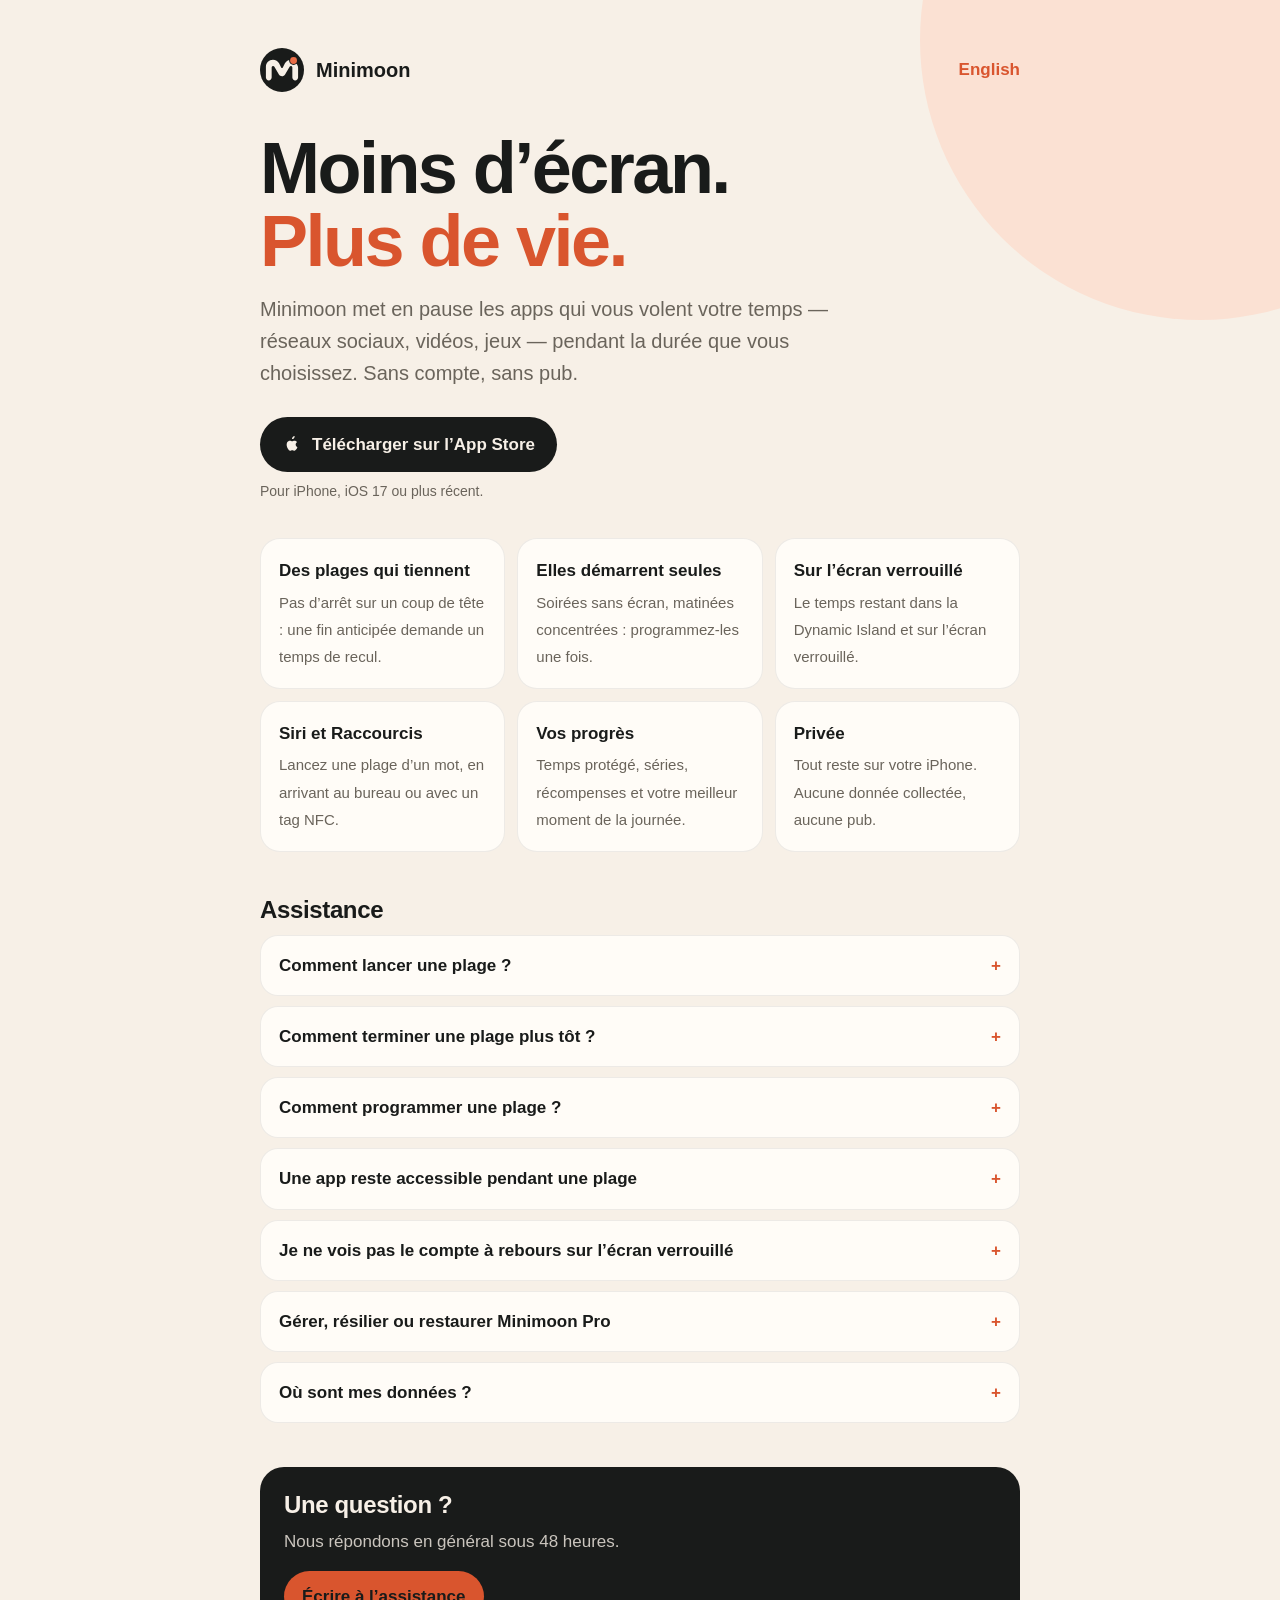
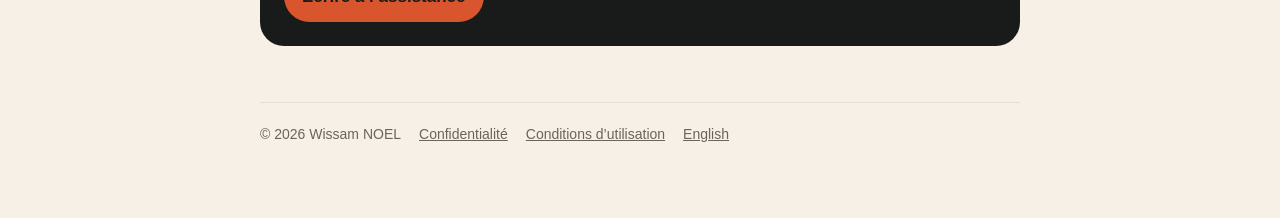
<file: index.html>
<!doctype html>
<html lang="fr">
<head>
  <meta charset="utf-8">
  <meta name="viewport" content="width=device-width,initial-scale=1">
  <meta name="description" content="Minimoon met en pause les apps qui vous volent votre temps. Plages strictes, programmées, sans compte et sans pub. Assistance et contact.">
  <meta name="apple-itunes-app" content="app-id=6810226165">
  <title>Minimoon — Moins d’écran, plus de vie</title>
  <link rel="stylesheet" href="style.css">
</head>
<body>
<div class="sun" aria-hidden="true"></div>
<main class="wrap">
  <header>
    <a class="brand" href="index.html"><svg viewBox="0 0 200 200" aria-hidden="true"><circle cx="100" cy="100" r="100" fill="#191B1A"/><path d="M26.85 121.55L26.85 85.06C26.85 67.46 41.12 53.19 58.72 53.19C70.81 53.19 81.86 60.03 87.25 70.85L96.25 88.93C97.28 91.00 99.80 91.84 101.87 90.81C102.68 90.41 103.34 89.74 103.75 88.93L112.75 70.85C118.14 60.03 129.19 53.19 141.28 53.19L145.41 61.99L145.41 61.99C160.73 61.99 173.15 74.41 173.15 89.73L173.15 134.62C173.15 141.84 167.30 147.69 160.08 147.69L160.08 147.69C152.86 147.69 147.01 141.84 147.01 134.62L147.01 88.64C147.01 84.96 144.02 81.97 140.34 81.97C137.98 81.97 135.80 83.22 134.60 85.25L113.97 120.15C109.41 127.86 99.46 130.42 91.74 125.86C89.39 124.47 87.42 122.50 86.03 120.15L65.40 85.25C63.53 82.08 59.44 81.03 56.27 82.90C54.24 84.10 52.99 86.28 52.99 88.64L52.99 134.62C52.99 141.84 47.14 147.69 39.92 147.69L39.92 147.69C32.70 147.69 26.85 141.84 26.85 134.62Z" fill="#F7F0E7"/><circle cx="152.53" cy="56.56" r="20.30" fill="#191B1A"/><circle cx="152.53" cy="56.56" r="15.60" fill="#EA6D47"/></svg><span>Minimoon</span></a>
    <a class="lang" href="en.html" lang="en">English</a>
  </header>

  <h1>Moins d’écran.<br><em>Plus de vie.</em></h1>
  <p class="lead">Minimoon met en pause les apps qui vous volent votre temps — réseaux sociaux, vidéos, jeux — pendant la durée que vous choisissez. Sans compte, sans pub.</p>
  <a class="cta" href="https://apps.apple.com/app/id6810226165"><svg viewBox="0 0 24 24" aria-hidden="true"><path fill="currentColor" d="M16.37 12.6c.02 2.4 2.1 3.2 2.13 3.21-.02.06-.33 1.14-1.1 2.26-.66.97-1.35 1.93-2.43 1.95-1.06.02-1.4-.63-2.62-.63-1.21 0-1.6.61-2.6.65-1.05.04-1.84-1.05-2.51-2.01-1.37-1.97-2.41-5.57-1.01-8 .7-1.21 1.94-1.97 3.29-1.99 1.03-.02 2 .69 2.63.69.63 0 1.81-.86 3.05-.73.52.02 1.98.21 2.92 1.58-.08.05-1.74 1.02-1.73 3.02M14.37 4.96c.56-.68.94-1.62.83-2.56-.81.03-1.78.54-2.36 1.21-.52.6-.97 1.55-.85 2.47.9.07 1.82-.46 2.38-1.12"/></svg>Télécharger sur l’App Store</a>
  <p class="note">Pour iPhone, iOS 17 ou plus récent.</p>

  <ul class="features">
    <li><strong>Des plages qui tiennent</strong><span>Pas d’arrêt sur un coup de tête : une fin anticipée demande un temps de recul.</span></li>
    <li><strong>Elles démarrent seules</strong><span>Soirées sans écran, matinées concentrées : programmez-les une fois.</span></li>
    <li><strong>Sur l’écran verrouillé</strong><span>Le temps restant dans la Dynamic Island et sur l’écran verrouillé.</span></li>
    <li><strong>Siri et Raccourcis</strong><span>Lancez une plage d’un mot, en arrivant au bureau ou avec un tag NFC.</span></li>
    <li><strong>Vos progrès</strong><span>Temps protégé, séries, récompenses et votre meilleur moment de la journée.</span></li>
    <li><strong>Privée</strong><span>Tout reste sur votre iPhone. Aucune donnée collectée, aucune pub.</span></li>
  </ul>

  <section id="assistance">
    <h2>Assistance</h2>
    <details>
      <summary>Comment lancer une plage ?</summary>
      <p>Sur l’Accueil, choisissez une plage (« Moins de réseaux », « Juste l’essentiel »…) ou réglez une durée au cadran, autorisez Temps d’écran, sélectionnez les apps à mettre en pause dans la liste d’Apple, puis touchez « Je reprends mon temps ». Minimoon s’utilise avec l’abonnement Minimoon Pro (7 jours d’essai gratuit avec l’offre annuelle).</p>
    </details>
    <details>
      <summary>Comment terminer une plage plus tôt ?</summary>
      <p>Il n’y a volontairement pas de bouton d’arrêt immédiat. Par défaut, demandez une fin anticipée, patientez trois minutes (annulable à tout moment), puis maintenez la jauge dix secondes. Dans Réglages › Arrêt anticipé, vous pouvez choisir un simple appui de dix secondes, ou aucun arrêt anticipé. Téléphone et les appels d’urgence restent disponibles selon les règles d’iOS.</p>
    </details>
    <details>
      <summary>Comment programmer une plage ?</summary>
      <p>Sur l’Accueil, touchez « Programmer » à côté de « Mes plages », choisissez une plage, les jours et les horaires. Elle démarrera seule, même app fermée, avec un rappel cinq minutes avant si vous le souhaitez. Une programmation en cours ne peut pas être modifiée avant sa fin.</p>
    </details>
    <details>
      <summary>Une app reste accessible pendant une plage</summary>
      <p>Vérifiez qu’elle fait bien partie de la sélection de la plage (ou, en mode « Autoriser », qu’elle n’a pas été gardée). Certaines fonctions système restent toujours accessibles selon les règles de Temps d’écran d’iOS.</p>
    </details>
    <details>
      <summary>Je ne vois pas le compte à rebours sur l’écran verrouillé</summary>
      <p>Ouvrez Réglages › Minimoon et vérifiez que les Activités en direct sont autorisées. Une plage lancée par une programmation alors que l’app est fermée affiche son compte à rebours à la prochaine ouverture de l’app.</p>
    </details>
    <details>
      <summary>Gérer, résilier ou restaurer Minimoon Pro</summary>
      <p>L’abonnement se gère et se résilie dans Réglages › votre nom › Abonnements. Après un changement d’iPhone, ouvrez Minimoon › Réglages › « Restaurer les achats ». Le paiement et les remboursements sont gérés par Apple.</p>
    </details>
    <details>
      <summary>Où sont mes données ?</summary>
      <p>Uniquement sur votre iPhone : vos plages, votre historique et vos réponses ne sont jamais envoyés au développeur. <a href="privacy.html">Lire la politique de confidentialité</a>.</p>
    </details>
  </section>

  <section class="contact">
    <h2>Une question ?</h2>
    <p>Nous répondons en général sous 48 heures.</p>
    <a class="button" href="mailto:Wissam.noel68@gmail.com">Écrire à l’assistance</a>
  </section>

  <footer>
    <span>© 2026 Wissam NOEL</span>
    <a href="privacy.html">Confidentialité</a>
    <a href="https://www.apple.com/legal/internet-services/itunes/dev/stdeula/">Conditions d’utilisation</a>
    <a href="en.html" lang="en">English</a>
  </footer>
</main>
</body>
</html>
</file>
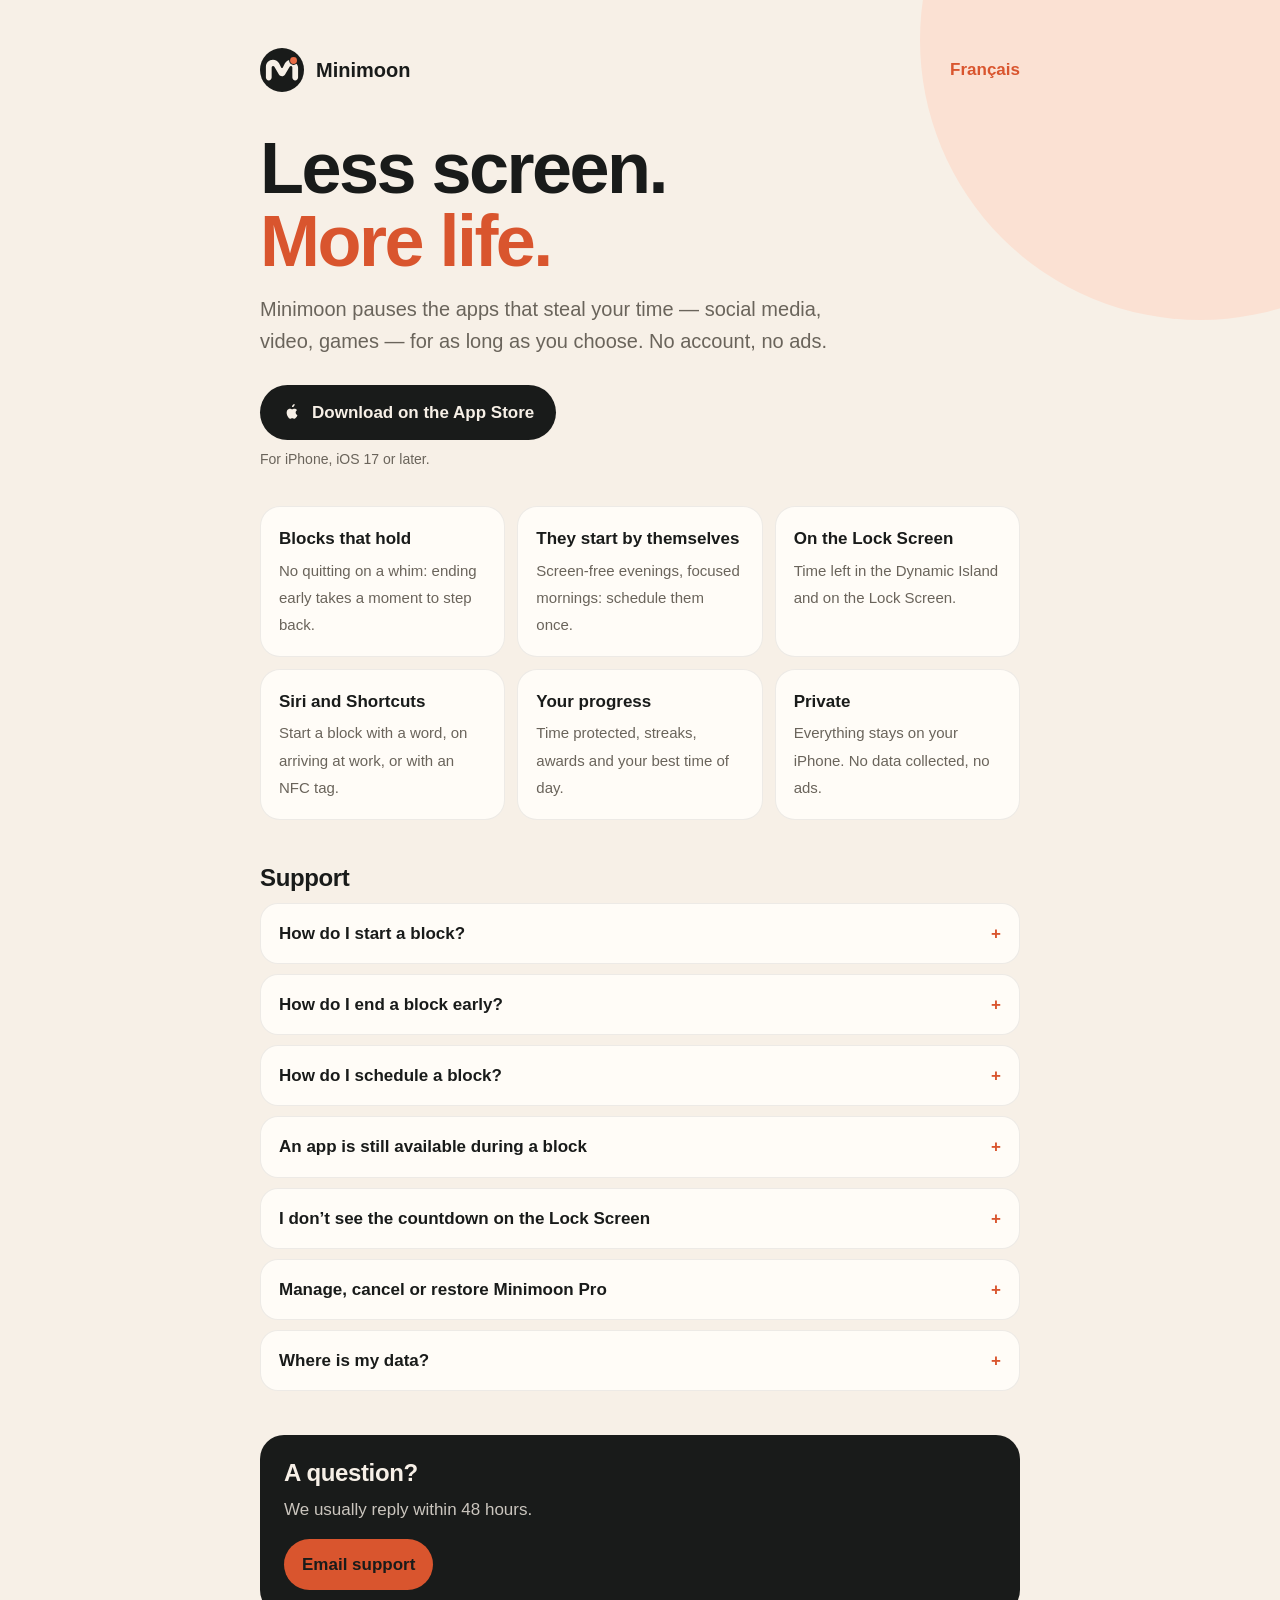
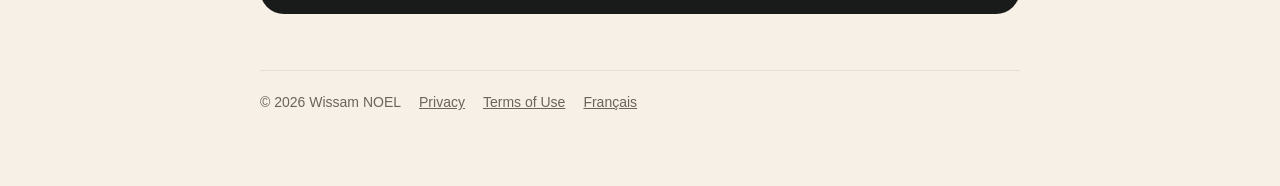
<file: en.html>
<!doctype html>
<html lang="en">
<head>
  <meta charset="utf-8">
  <meta name="viewport" content="width=device-width,initial-scale=1">
  <meta name="description" content="Minimoon pauses the apps that steal your time. Strict and scheduled focus blocks, no account, no ads. Support and contact.">
  <meta name="apple-itunes-app" content="app-id=6810226165">
  <title>Minimoon — Less screen, more life</title>
  <link rel="stylesheet" href="style.css">
</head>
<body>
<div class="sun" aria-hidden="true"></div>
<main class="wrap">
  <header>
    <a class="brand" href="en.html"><svg viewBox="0 0 200 200" aria-hidden="true"><circle cx="100" cy="100" r="100" fill="#191B1A"/><path d="M26.85 121.55L26.85 85.06C26.85 67.46 41.12 53.19 58.72 53.19C70.81 53.19 81.86 60.03 87.25 70.85L96.25 88.93C97.28 91.00 99.80 91.84 101.87 90.81C102.68 90.41 103.34 89.74 103.75 88.93L112.75 70.85C118.14 60.03 129.19 53.19 141.28 53.19L145.41 61.99L145.41 61.99C160.73 61.99 173.15 74.41 173.15 89.73L173.15 134.62C173.15 141.84 167.30 147.69 160.08 147.69L160.08 147.69C152.86 147.69 147.01 141.84 147.01 134.62L147.01 88.64C147.01 84.96 144.02 81.97 140.34 81.97C137.98 81.97 135.80 83.22 134.60 85.25L113.97 120.15C109.41 127.86 99.46 130.42 91.74 125.86C89.39 124.47 87.42 122.50 86.03 120.15L65.40 85.25C63.53 82.08 59.44 81.03 56.27 82.90C54.24 84.10 52.99 86.28 52.99 88.64L52.99 134.62C52.99 141.84 47.14 147.69 39.92 147.69L39.92 147.69C32.70 147.69 26.85 141.84 26.85 134.62Z" fill="#F7F0E7"/><circle cx="152.53" cy="56.56" r="20.30" fill="#191B1A"/><circle cx="152.53" cy="56.56" r="15.60" fill="#EA6D47"/></svg><span>Minimoon</span></a>
    <a class="lang" href="index.html" lang="fr">Français</a>
  </header>

  <h1>Less screen.<br><em>More life.</em></h1>
  <p class="lead">Minimoon pauses the apps that steal your time — social media, video, games — for as long as you choose. No account, no ads.</p>
  <a class="cta" href="https://apps.apple.com/app/id6810226165"><svg viewBox="0 0 24 24" aria-hidden="true"><path fill="currentColor" d="M16.37 12.6c.02 2.4 2.1 3.2 2.13 3.21-.02.06-.33 1.14-1.1 2.26-.66.97-1.35 1.93-2.43 1.95-1.06.02-1.4-.63-2.62-.63-1.21 0-1.6.61-2.6.65-1.05.04-1.84-1.05-2.51-2.01-1.37-1.97-2.41-5.57-1.01-8 .7-1.21 1.94-1.97 3.29-1.99 1.03-.02 2 .69 2.63.69.63 0 1.81-.86 3.05-.73.52.02 1.98.21 2.92 1.58-.08.05-1.74 1.02-1.73 3.02M14.37 4.96c.56-.68.94-1.62.83-2.56-.81.03-1.78.54-2.36 1.21-.52.6-.97 1.55-.85 2.47.9.07 1.82-.46 2.38-1.12"/></svg>Download on the App Store</a>
  <p class="note">For iPhone, iOS 17 or later.</p>

  <ul class="features">
    <li><strong>Blocks that hold</strong><span>No quitting on a whim: ending early takes a moment to step back.</span></li>
    <li><strong>They start by themselves</strong><span>Screen-free evenings, focused mornings: schedule them once.</span></li>
    <li><strong>On the Lock Screen</strong><span>Time left in the Dynamic Island and on the Lock Screen.</span></li>
    <li><strong>Siri and Shortcuts</strong><span>Start a block with a word, on arriving at work, or with an NFC tag.</span></li>
    <li><strong>Your progress</strong><span>Time protected, streaks, awards and your best time of day.</span></li>
    <li><strong>Private</strong><span>Everything stays on your iPhone. No data collected, no ads.</span></li>
  </ul>

  <section id="support">
    <h2>Support</h2>
    <details>
      <summary>How do I start a block?</summary>
      <p>On Home, pick a block (“Less social”, “Just essentials”…) or set a length on the dial, allow Screen Time, select the apps to pause in Apple’s list, then tap “Take back my time”. Minimoon is used with a Minimoon Pro subscription (7-day free trial with the yearly plan).</p>
    </details>
    <details>
      <summary>How do I end a block early?</summary>
      <p>There is deliberately no instant stop. By default, request an early end, wait three minutes (you can cancel at any point), then hold the gauge for ten seconds. In Settings › Early end you can choose a simple ten-second hold, or no early end at all. Phone and emergency calls stay available under iOS rules.</p>
    </details>
    <details>
      <summary>How do I schedule a block?</summary>
      <p>On Home, tap Schedule next to My blocks, then choose a block, the days and the hours. It starts by itself, even with the app closed, with an optional reminder five minutes before. A schedule cannot be changed while its block is running.</p>
    </details>
    <details>
      <summary>An app is still available during a block</summary>
      <p>Check that it is part of the block’s selection (or, in Allow only mode, that it was not kept). Some system functions always stay available under iOS Screen Time rules.</p>
    </details>
    <details>
      <summary>I don’t see the countdown on the Lock Screen</summary>
      <p>Open Settings › Minimoon and make sure Live Activities are allowed. A block started by a schedule while the app is closed shows its countdown the next time you open the app.</p>
    </details>
    <details>
      <summary>Manage, cancel or restore Minimoon Pro</summary>
      <p>Manage or cancel the subscription in Settings › your name › Subscriptions. On a new iPhone, open Minimoon › Settings › Restore Purchases. Payment and refunds are handled by Apple.</p>
    </details>
    <details>
      <summary>Where is my data?</summary>
      <p>Only on your iPhone: your blocks, history and answers are never sent to the developer. <a href="privacy-en.html">Read the privacy policy</a>.</p>
    </details>
  </section>

  <section class="contact">
    <h2>A question?</h2>
    <p>We usually reply within 48 hours.</p>
    <a class="button" href="mailto:Wissam.noel68@gmail.com">Email support</a>
  </section>

  <footer>
    <span>© 2026 Wissam NOEL</span>
    <a href="privacy-en.html">Privacy</a>
    <a href="https://www.apple.com/legal/internet-services/itunes/dev/stdeula/">Terms of Use</a>
    <a href="index.html" lang="fr">Français</a>
  </footer>
</main>
</body>
</html>
</file>
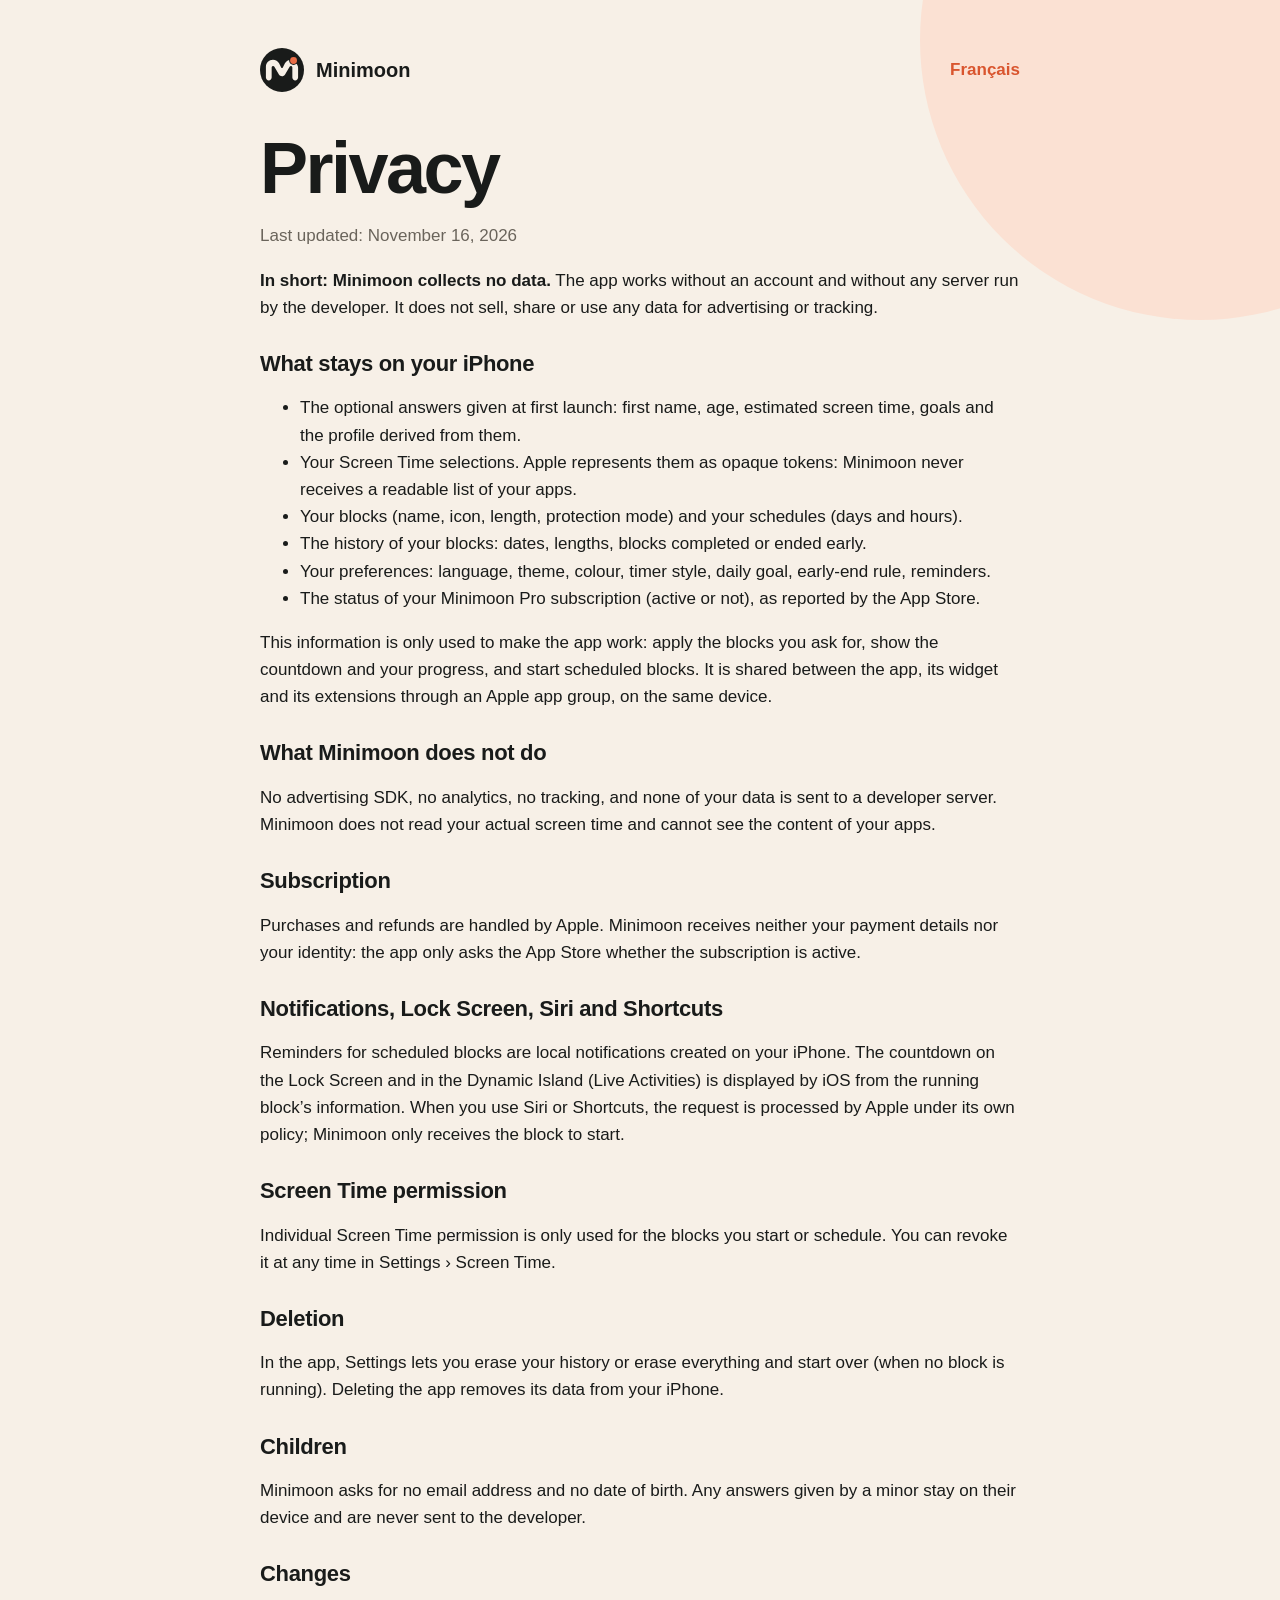
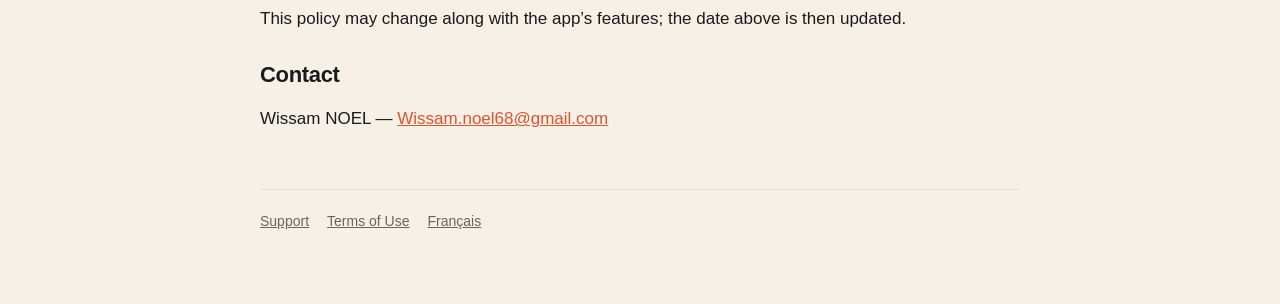
<file: privacy-en.html>
<!doctype html>
<html lang="en">
<head>
  <meta charset="utf-8">
  <meta name="viewport" content="width=device-width,initial-scale=1">
  <meta name="description" content="Minimoon privacy policy: no data collected, everything stays on your iPhone.">
  <meta name="apple-itunes-app" content="app-id=6810226165">
  <title>Minimoon — Privacy</title>
  <link rel="stylesheet" href="style.css">
</head>
<body>
<div class="sun" aria-hidden="true"></div>
<main class="wrap">
  <header>
    <a class="brand" href="en.html"><svg viewBox="0 0 200 200" aria-hidden="true"><circle cx="100" cy="100" r="100" fill="#191B1A"/><path d="M26.85 121.55L26.85 85.06C26.85 67.46 41.12 53.19 58.72 53.19C70.81 53.19 81.86 60.03 87.25 70.85L96.25 88.93C97.28 91.00 99.80 91.84 101.87 90.81C102.68 90.41 103.34 89.74 103.75 88.93L112.75 70.85C118.14 60.03 129.19 53.19 141.28 53.19L145.41 61.99L145.41 61.99C160.73 61.99 173.15 74.41 173.15 89.73L173.15 134.62C173.15 141.84 167.30 147.69 160.08 147.69L160.08 147.69C152.86 147.69 147.01 141.84 147.01 134.62L147.01 88.64C147.01 84.96 144.02 81.97 140.34 81.97C137.98 81.97 135.80 83.22 134.60 85.25L113.97 120.15C109.41 127.86 99.46 130.42 91.74 125.86C89.39 124.47 87.42 122.50 86.03 120.15L65.40 85.25C63.53 82.08 59.44 81.03 56.27 82.90C54.24 84.10 52.99 86.28 52.99 88.64L52.99 134.62C52.99 141.84 47.14 147.69 39.92 147.69L39.92 147.69C32.70 147.69 26.85 141.84 26.85 134.62Z" fill="#F7F0E7"/><circle cx="152.53" cy="56.56" r="20.30" fill="#191B1A"/><circle cx="152.53" cy="56.56" r="15.60" fill="#EA6D47"/></svg><span>Minimoon</span></a>
    <a class="lang" href="privacy.html" lang="fr">Français</a>
  </header>
  <article class="legal">
  <h1>Privacy</h1>
  <p class="muted">Last updated: November 16, 2026</p>
  <p><strong>In short: Minimoon collects no data.</strong> The app works without an account and without any server run by the developer. It does not sell, share or use any data for advertising or tracking.</p>

  <h2>What stays on your iPhone</h2>
  <ul>
    <li>The optional answers given at first launch: first name, age, estimated screen time, goals and the profile derived from them.</li>
    <li>Your Screen Time selections. Apple represents them as opaque tokens: Minimoon never receives a readable list of your apps.</li>
    <li>Your blocks (name, icon, length, protection mode) and your schedules (days and hours).</li>
    <li>The history of your blocks: dates, lengths, blocks completed or ended early.</li>
    <li>Your preferences: language, theme, colour, timer style, daily goal, early-end rule, reminders.</li>
    <li>The status of your Minimoon Pro subscription (active or not), as reported by the App Store.</li>
  </ul>
  <p>This information is only used to make the app work: apply the blocks you ask for, show the countdown and your progress, and start scheduled blocks. It is shared between the app, its widget and its extensions through an Apple app group, on the same device.</p>

  <h2>What Minimoon does not do</h2>
  <p>No advertising SDK, no analytics, no tracking, and none of your data is sent to a developer server. Minimoon does not read your actual screen time and cannot see the content of your apps.</p>

  <h2>Subscription</h2>
  <p>Purchases and refunds are handled by Apple. Minimoon receives neither your payment details nor your identity: the app only asks the App Store whether the subscription is active.</p>

  <h2>Notifications, Lock Screen, Siri and Shortcuts</h2>
  <p>Reminders for scheduled blocks are local notifications created on your iPhone. The countdown on the Lock Screen and in the Dynamic Island (Live Activities) is displayed by iOS from the running block’s information. When you use Siri or Shortcuts, the request is processed by Apple under its own policy; Minimoon only receives the block to start.</p>

  <h2>Screen Time permission</h2>
  <p>Individual Screen Time permission is only used for the blocks you start or schedule. You can revoke it at any time in Settings › Screen Time.</p>

  <h2>Deletion</h2>
  <p>In the app, Settings lets you erase your history or erase everything and start over (when no block is running). Deleting the app removes its data from your iPhone.</p>

  <h2>Children</h2>
  <p>Minimoon asks for no email address and no date of birth. Any answers given by a minor stay on their device and are never sent to the developer.</p>

  <h2>Changes</h2>
  <p>This policy may change along with the app’s features; the date above is then updated.</p>

  <h2>Contact</h2>
  <p>Wissam NOEL — <a href="mailto:Wissam.noel68@gmail.com">Wissam.noel68@gmail.com</a></p>
  </article>
  <footer>
    <a href="en.html">Support</a>
    <a href="https://www.apple.com/legal/internet-services/itunes/dev/stdeula/">Terms of Use</a>
    <a href="privacy.html" lang="fr">Français</a>
  </footer>
</main>
</body>
</html>
</file>
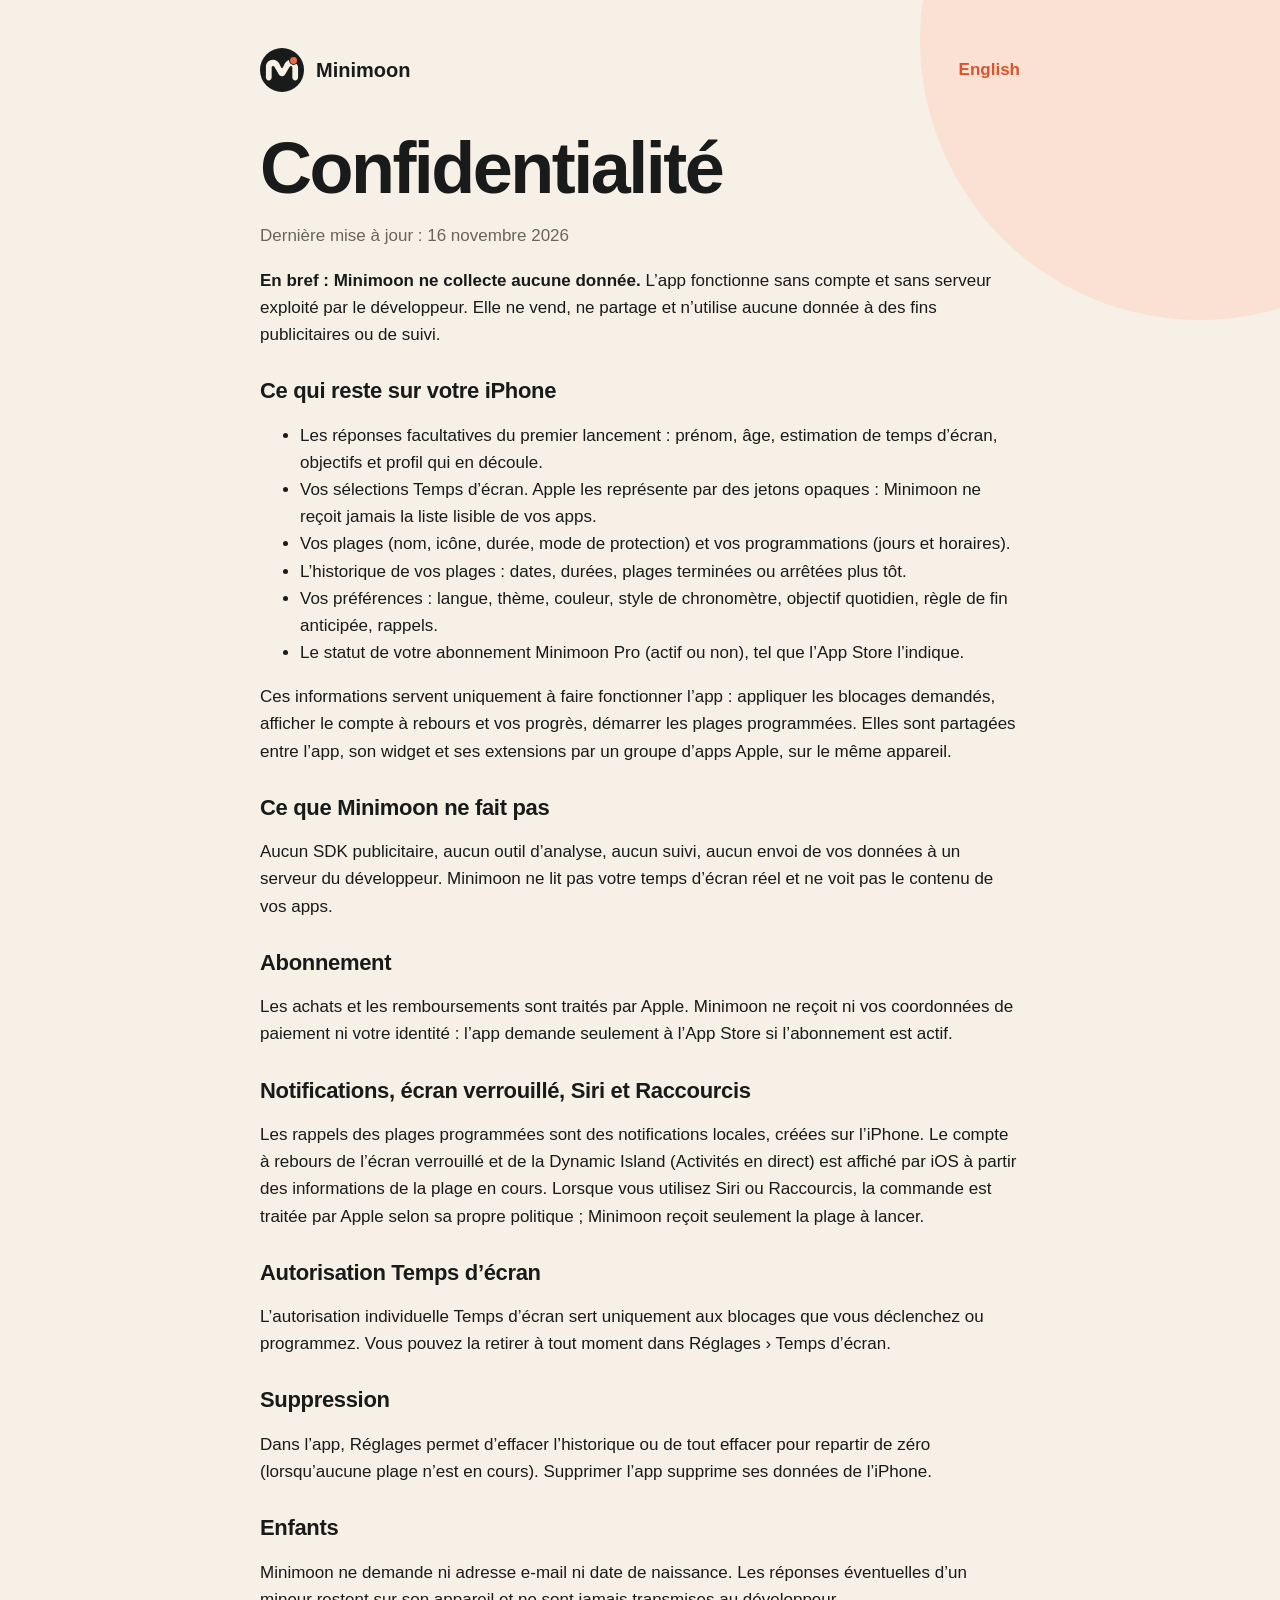
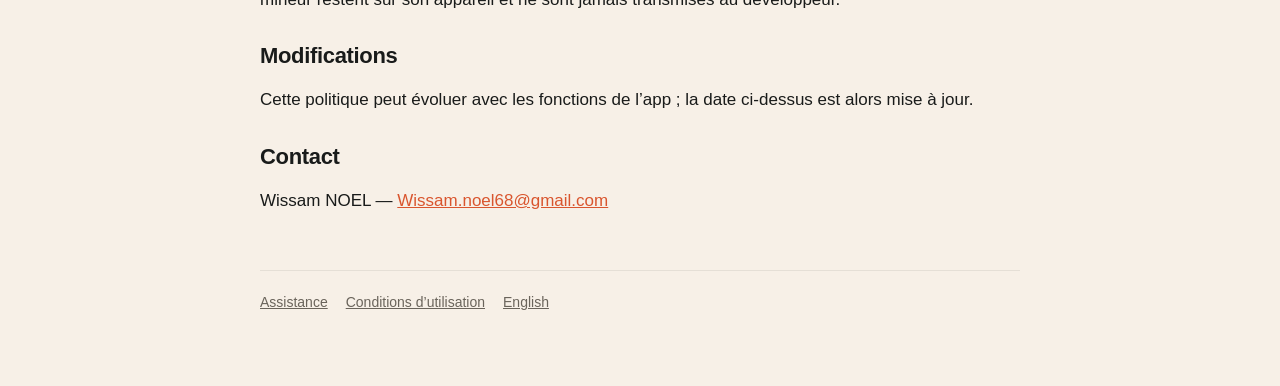
<file: privacy.html>
<!doctype html>
<html lang="fr">
<head>
  <meta charset="utf-8">
  <meta name="viewport" content="width=device-width,initial-scale=1">
  <meta name="description" content="Politique de confidentialité de Minimoon : aucune donnée collectée, tout reste sur votre iPhone.">
  <meta name="apple-itunes-app" content="app-id=6810226165">
  <title>Minimoon — Confidentialité</title>
  <link rel="stylesheet" href="style.css">
</head>
<body>
<div class="sun" aria-hidden="true"></div>
<main class="wrap">
  <header>
    <a class="brand" href="index.html"><svg viewBox="0 0 200 200" aria-hidden="true"><circle cx="100" cy="100" r="100" fill="#191B1A"/><path d="M26.85 121.55L26.85 85.06C26.85 67.46 41.12 53.19 58.72 53.19C70.81 53.19 81.86 60.03 87.25 70.85L96.25 88.93C97.28 91.00 99.80 91.84 101.87 90.81C102.68 90.41 103.34 89.74 103.75 88.93L112.75 70.85C118.14 60.03 129.19 53.19 141.28 53.19L145.41 61.99L145.41 61.99C160.73 61.99 173.15 74.41 173.15 89.73L173.15 134.62C173.15 141.84 167.30 147.69 160.08 147.69L160.08 147.69C152.86 147.69 147.01 141.84 147.01 134.62L147.01 88.64C147.01 84.96 144.02 81.97 140.34 81.97C137.98 81.97 135.80 83.22 134.60 85.25L113.97 120.15C109.41 127.86 99.46 130.42 91.74 125.86C89.39 124.47 87.42 122.50 86.03 120.15L65.40 85.25C63.53 82.08 59.44 81.03 56.27 82.90C54.24 84.10 52.99 86.28 52.99 88.64L52.99 134.62C52.99 141.84 47.14 147.69 39.92 147.69L39.92 147.69C32.70 147.69 26.85 141.84 26.85 134.62Z" fill="#F7F0E7"/><circle cx="152.53" cy="56.56" r="20.30" fill="#191B1A"/><circle cx="152.53" cy="56.56" r="15.60" fill="#EA6D47"/></svg><span>Minimoon</span></a>
    <a class="lang" href="privacy-en.html" lang="en">English</a>
  </header>
  <article class="legal">
  <h1>Confidentialité</h1>
  <p class="muted">Dernière mise à jour : 16 novembre 2026</p>
  <p><strong>En bref : Minimoon ne collecte aucune donnée.</strong> L’app fonctionne sans compte et sans serveur exploité par le développeur. Elle ne vend, ne partage et n’utilise aucune donnée à des fins publicitaires ou de suivi.</p>

  <h2>Ce qui reste sur votre iPhone</h2>
  <ul>
    <li>Les réponses facultatives du premier lancement : prénom, âge, estimation de temps d’écran, objectifs et profil qui en découle.</li>
    <li>Vos sélections Temps d’écran. Apple les représente par des jetons opaques : Minimoon ne reçoit jamais la liste lisible de vos apps.</li>
    <li>Vos plages (nom, icône, durée, mode de protection) et vos programmations (jours et horaires).</li>
    <li>L’historique de vos plages : dates, durées, plages terminées ou arrêtées plus tôt.</li>
    <li>Vos préférences : langue, thème, couleur, style de chronomètre, objectif quotidien, règle de fin anticipée, rappels.</li>
    <li>Le statut de votre abonnement Minimoon Pro (actif ou non), tel que l’App Store l’indique.</li>
  </ul>
  <p>Ces informations servent uniquement à faire fonctionner l’app : appliquer les blocages demandés, afficher le compte à rebours et vos progrès, démarrer les plages programmées. Elles sont partagées entre l’app, son widget et ses extensions par un groupe d’apps Apple, sur le même appareil.</p>

  <h2>Ce que Minimoon ne fait pas</h2>
  <p>Aucun SDK publicitaire, aucun outil d’analyse, aucun suivi, aucun envoi de vos données à un serveur du développeur. Minimoon ne lit pas votre temps d’écran réel et ne voit pas le contenu de vos apps.</p>

  <h2>Abonnement</h2>
  <p>Les achats et les remboursements sont traités par Apple. Minimoon ne reçoit ni vos coordonnées de paiement ni votre identité : l’app demande seulement à l’App Store si l’abonnement est actif.</p>

  <h2>Notifications, écran verrouillé, Siri et Raccourcis</h2>
  <p>Les rappels des plages programmées sont des notifications locales, créées sur l’iPhone. Le compte à rebours de l’écran verrouillé et de la Dynamic Island (Activités en direct) est affiché par iOS à partir des informations de la plage en cours. Lorsque vous utilisez Siri ou Raccourcis, la commande est traitée par Apple selon sa propre politique ; Minimoon reçoit seulement la plage à lancer.</p>

  <h2>Autorisation Temps d’écran</h2>
  <p>L’autorisation individuelle Temps d’écran sert uniquement aux blocages que vous déclenchez ou programmez. Vous pouvez la retirer à tout moment dans Réglages › Temps d’écran.</p>

  <h2>Suppression</h2>
  <p>Dans l’app, Réglages permet d’effacer l’historique ou de tout effacer pour repartir de zéro (lorsqu’aucune plage n’est en cours). Supprimer l’app supprime ses données de l’iPhone.</p>

  <h2>Enfants</h2>
  <p>Minimoon ne demande ni adresse e-mail ni date de naissance. Les réponses éventuelles d’un mineur restent sur son appareil et ne sont jamais transmises au développeur.</p>

  <h2>Modifications</h2>
  <p>Cette politique peut évoluer avec les fonctions de l’app ; la date ci-dessus est alors mise à jour.</p>

  <h2>Contact</h2>
  <p>Wissam NOEL — <a href="mailto:Wissam.noel68@gmail.com">Wissam.noel68@gmail.com</a></p>
  </article>
  <footer>
    <a href="index.html">Assistance</a>
    <a href="https://www.apple.com/legal/internet-services/itunes/dev/stdeula/">Conditions d’utilisation</a>
    <a href="privacy-en.html" lang="en">English</a>
  </footer>
</main>
</body>
</html>
</file>
<file: style.css>
:root {
  color-scheme: light dark;
  --paper: #f7f0e7;
  --surface: #fffcf7;
  --ink: #191b1a;
  --muted: #6a645b;
  --accent: #d9552e;
  --accent-soft: #fbe1d3;
  --line: #19191a14;
}
@media (prefers-color-scheme: dark) {
  :root {
    --paper: #0d0e0d;
    --surface: #1b1c1b;
    --ink: #f7f0e7;
    --muted: #b9b2a6;
    --accent: #f47a51;
    --accent-soft: #3a1f14;
    --line: #f7f0e714;
  }
}
* { box-sizing: border-box; }
html { -webkit-text-size-adjust: 100%; }
body {
  margin: 0;
  background: var(--paper);
  color: var(--ink);
  font: 17px/1.6 ui-rounded, "SF Pro Rounded", -apple-system, BlinkMacSystemFont, "Segoe UI", sans-serif;
  overflow-x: hidden;
}
.wrap { width: min(760px, calc(100% - 32px)); margin: 0 auto; padding: 48px 0 72px; position: relative; }
.sun {
  position: fixed; top: -240px; right: -200px; width: 560px; height: 560px; border-radius: 50%;
  background: var(--accent-soft); z-index: -1; pointer-events: none;
}
header { display: flex; align-items: center; justify-content: space-between; gap: 12px; }
.brand { display: flex; align-items: center; gap: 12px; font-weight: 800; font-size: 20px; color: var(--ink); text-decoration: none; }
.brand svg { width: 44px; height: 44px; }
.lang { font-weight: 700; color: var(--accent); text-decoration: none; }
h1 { font-size: clamp(40px, 9vw, 72px); line-height: 1.02; letter-spacing: -0.035em; margin: 40px 0 14px; font-weight: 900; }
h1 em { font-style: normal; color: var(--accent); }
h2 { font-size: 24px; line-height: 1.2; letter-spacing: -0.015em; margin: 0 0 8px; font-weight: 800; }
.lead { font-size: 20px; color: var(--muted); max-width: 600px; margin: 0; }
.cta { display: inline-flex; align-items: center; gap: 10px; margin: 28px 0 8px; padding: 14px 22px; border-radius: 999px;
  background: var(--ink); color: var(--paper); font-weight: 800; text-decoration: none; }
.cta svg { width: 20px; height: 20px; }
.note { font-size: 14px; color: var(--muted); margin: 0; }
.features { list-style: none; padding: 0; margin: 36px 0 8px; display: grid; grid-template-columns: repeat(auto-fit, minmax(220px, 1fr)); gap: 12px; }
.features li { background: var(--surface); border: 1px solid var(--line); border-radius: 20px; padding: 18px; }
.features strong { display: block; font-size: 17px; margin-bottom: 4px; }
.features span { color: var(--muted); font-size: 15px; }
section { margin-top: 44px; }
details { background: var(--surface); border: 1px solid var(--line); border-radius: 18px; padding: 16px 18px; margin-top: 10px; }
summary { cursor: pointer; font-weight: 800; list-style: none; }
summary::-webkit-details-marker { display: none; }
summary::after { content: "+"; float: right; color: var(--accent); font-weight: 900; }
details[open] summary::after { content: "–"; }
details p { margin: 10px 0 0; color: var(--muted); }
.contact { background: var(--ink); color: var(--paper); border-radius: 24px; padding: 24px; }
.contact p { color: inherit; opacity: 0.8; margin: 6px 0 16px; }
.contact a.button { display: inline-block; padding: 12px 18px; border-radius: 999px; background: var(--accent); color: #191b1a; font-weight: 800; text-decoration: none; }
.legal h2 { font-size: 22px; margin-top: 30px; }
.legal p, .legal li { color: var(--ink); }
.legal .muted { color: var(--muted); }
a { color: var(--accent); }
footer { margin-top: 56px; padding-top: 20px; border-top: 1px solid var(--line); color: var(--muted); font-size: 14px; display: flex; flex-wrap: wrap; gap: 8px 18px; }
footer a { color: var(--muted); }
</file>
